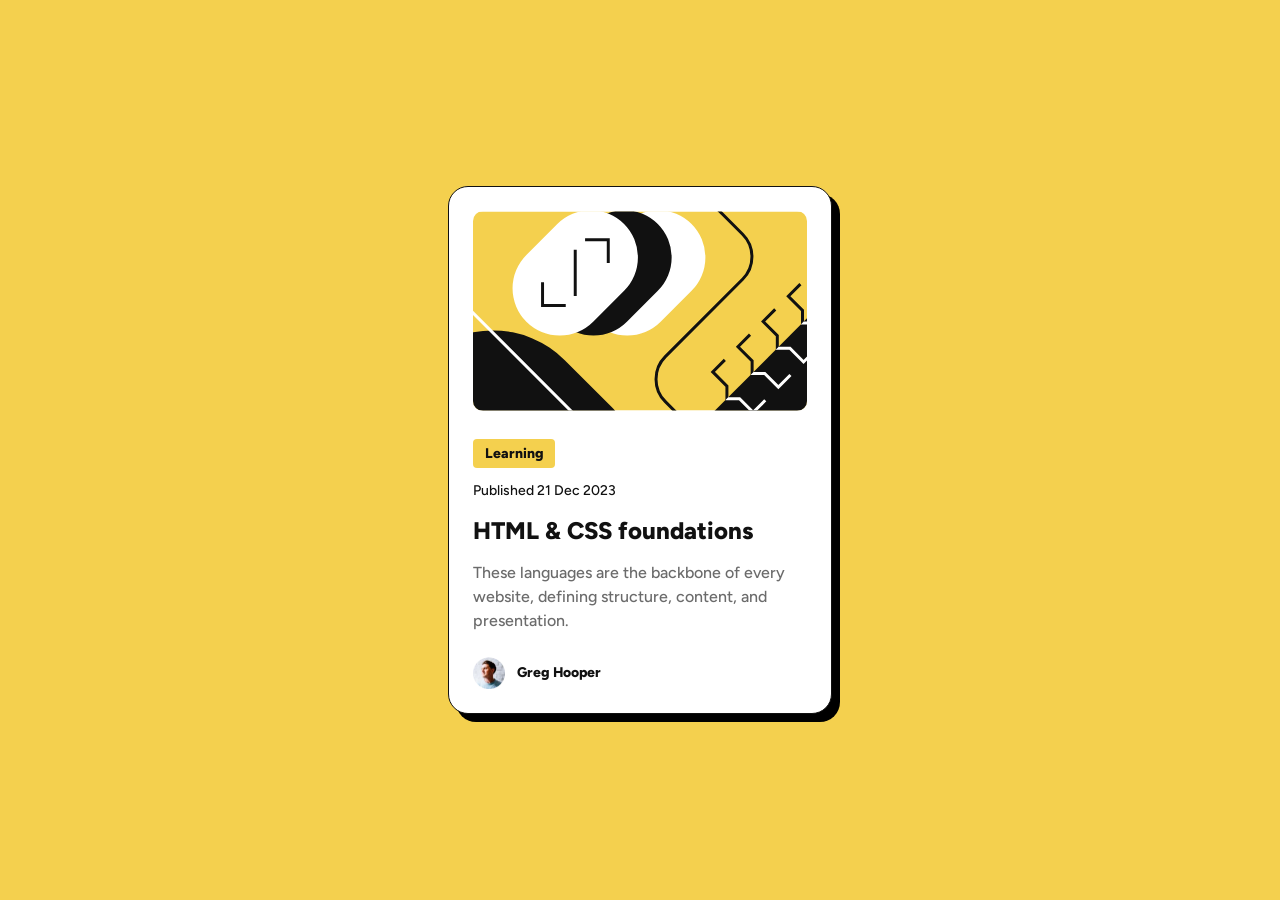
<file: frontend-mentor-blog-preview-card/index.html>
<!DOCTYPE html>
<html lang="en">
<head>
    <meta charset="UTF-8">
    <meta name="viewport" content="width=device-width, initial-scale=1.0">
    <title>Document</title>
    <link rel="stylesheet" href="style.css">
</head>
<body>
    <div class="container">
        <div class="imagem">   
            <img src="./illustration-article.svg" alt="Illustration of an article" width="100%" height="100%">
        </div>
        <div class="texto">   
            <div class="tag">
                <h3>Learning</h3>
            </div>
            <p class="data">Published 21 Dec 2023</p>
            <h1>HTML & CSS foundations</h1>
            <p class="text">These languages are the backbone of every website, defining structure, content, and presentation.</p>
        </div>
        <div class="autor">
            <img src="./image-avatar.webp" alt="" width="32px" height="32px">
            <h3>Greg Hooper</h3>
        </div>
    </div>
</body>
</html>
</file>
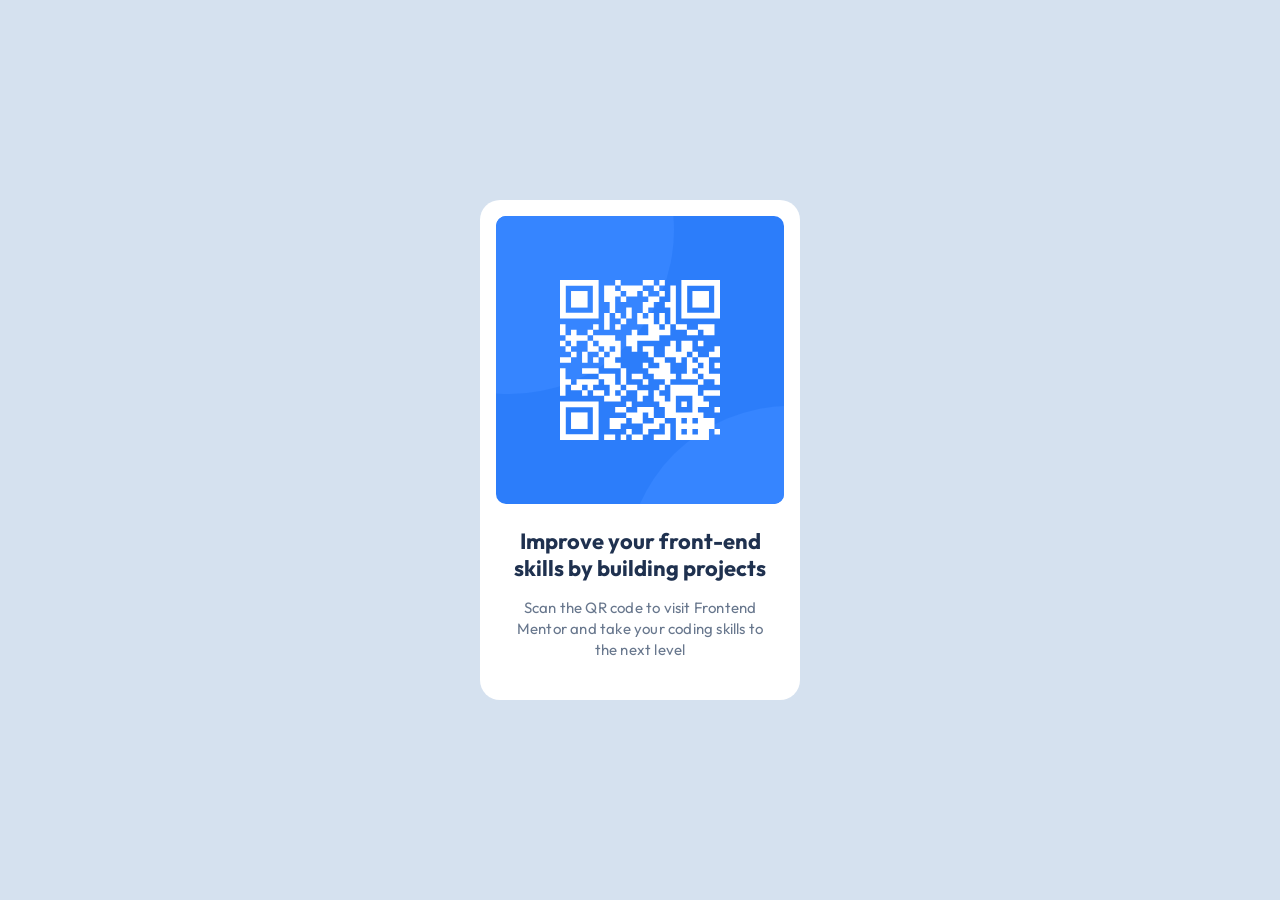
<file: frontend-mentor-qr-code-component/index.html>
<!DOCTYPE html>
<html lang="en">
<head>
    <meta charset="UTF-8">
    <meta name="viewport" content="width=device-width, initial-scale=1.0">
    <title>Document</title>
    <link rel="stylesheet" href="style.css">
</head>
<body>
    <div class="container">
        <div class="container-azul">
            <svg xmlns="http://www.w3.org/2000/svg" width="160" height="160" viewBox="0 0 160 160" fill="none">
                <path fill-rule="evenodd" clip-rule="evenodd" d="M60.6897 0H55.1724V5.51724H60.6897V0ZM88.2758 0H82.7586V5.51724H88.2758V0ZM88.2759 0H93.7931V5.51724H88.2759V0ZM104.828 0H99.3104V5.51724H104.828V0ZM44.1379 5.51724H49.6552H49.6552H55.1724V11.0345V16.5517V22.069V27.5862V33.1035H49.6552V38.6207V44.1379V49.6552H44.1379V44.1379V38.6207V33.1035H49.6552V27.5862V22.069H44.1379V16.5517V11.0345V5.51724ZM60.6896 5.51724H66.2069V11.0345L60.6897 11.0345V16.5517H66.2069V22.069H60.6896V16.5517H55.1724V11.0345L60.6896 11.0345V5.51724ZM71.7242 5.51724H66.2069V11.0345V16.5517H71.7242H77.2414V11.0345V5.51724H71.7242ZM82.7586 5.51724H77.2414V11.0345H82.7586L82.7586 16.5517H88.2758V11.0345L82.7586 11.0345V5.51724ZM99.3103 5.51724H93.7931V11.0345H99.3103V5.51724ZM110.345 5.51724H115.862V11.0345V16.5517V22.069V27.5862V33.1035V38.6207V44.1379H110.345V38.6207V33.1035V27.5862V22.069V16.5517V11.0345V5.51724ZM115.862 44.1379H121.379V49.6552H115.862L115.862 44.1379ZM104.828 11.0345H99.3104V16.5517H104.828V11.0345ZM88.2759 16.5517H93.7931H99.3103V22.069H93.7931V27.5862H88.2759V22.069V16.5517ZM82.7586 22.069H88.2758V27.5862V33.1035H82.7586V27.5862V22.069ZM82.7586 33.1035L82.7586 38.6207H88.2758V44.1379H82.7586H77.2414V38.6207V33.1035H82.7586ZM104.828 22.069H110.345V27.5862H104.828V22.069ZM71.7242 27.5862H66.2069V33.1035V38.6207H71.7242V33.1035V27.5862ZM60.6897 33.1035H55.1724V38.6207H60.6896V44.1379H55.1724V49.6552H60.6897V44.1379H66.2069V38.6207H60.6897V33.1035ZM88.2759 33.1035H93.7931V38.6207V44.1379H99.3103V49.6552V55.1724V60.6897H93.7931H88.2759V55.1724V49.6552V44.1379V38.6207V33.1035ZM104.828 33.1035H99.3104V38.6207V44.1379H104.828L104.828 49.6552H99.3104V55.1724H104.828H110.345V49.6552V44.1379H104.828V38.6207V33.1035ZM0 44.1379H5.51724V49.6552V55.1724H0V49.6552V44.1379ZM5.51721 60.6897L5.51724 55.1724L11.0345 55.1724V60.6897H5.51721ZM5.51724 66.2069H0V60.6897H5.51721L5.51724 66.2069ZM5.51724 66.2069H11.0345V71.7241H5.51721L5.51724 66.2069ZM38.6207 44.1379H33.1035V49.6552H38.6207V44.1379ZM121.379 44.1379H126.897V49.6552H121.379V44.1379ZM126.897 49.6552H132.414V55.1724H126.897L126.897 49.6552ZM143.448 44.1379H137.931V49.6552H132.414V55.1724H137.931L137.931 49.6552H143.448L143.448 55.1724H148.965V49.6552V44.1379H143.448ZM154.483 44.1379H148.966V49.6552V55.1724H154.483V49.6552V44.1379ZM16.5517 49.6552H11.0345V55.1724V60.6897V66.2069H16.5517V60.6897H22.0689V55.1724L16.5517 55.1724V49.6552ZM27.5862 49.6552H33.1034V55.1724H27.5862V49.6552ZM27.5862 60.6897H22.069V55.1724L27.5862 55.1724L27.5862 60.6897ZM27.5862 71.7241V66.2069L27.5862 60.6897H33.1034V66.2069V71.7241H27.5862ZM27.5862 71.7241L27.5862 77.2414V82.7586H22.069V77.2414V71.7241H27.5862ZM77.2414 49.6552H71.7241V55.1724L66.2069 55.1724V60.6897V66.2069H71.7242L71.7241 71.7241H77.2414V66.2069V60.6897V55.1724V49.6552ZM33.1035 55.1724H38.6207H38.6207H44.1379V60.6897V66.2069H38.6207V60.6897H33.1035V55.1724ZM38.6207 71.7241H33.1035V66.2069H38.6207L38.6207 71.7241ZM38.6207 77.2414L38.6207 71.7241H44.1379V77.2414H38.6207ZM38.6207 77.2414L38.6207 82.7586H33.1035V77.2414H38.6207ZM44.1379 55.1724H49.6552H49.6552H55.1724V60.6897V66.2069H49.6552V71.7241H44.1379V66.2069V60.6897V55.1724ZM49.6552 71.7241H55.1724V77.2414V82.7586V88.2759H49.6552H44.1379V82.7586V77.2414H49.6552L49.6552 71.7241ZM77.2414 55.1724H82.7586H88.2758V60.6897H82.7586H77.2414V55.1724ZM55.1724 60.6897H60.6897V66.2069V71.7241V77.2414H55.1724V71.7241V66.2069V60.6897ZM115.862 60.6897H110.345V66.2069V71.7241V77.2414H115.862L115.862 82.7586H121.379V77.2414V71.7241H115.862V66.2069V60.6897ZM121.379 60.6897H126.897H132.414V66.2069V71.7241H126.897V77.2414H121.379V71.7241V66.2069V60.6897ZM126.897 77.2414H132.414V82.7586V88.2759V93.7931V99.3103H126.897H121.379V93.7931H126.897V88.2759V82.7586L126.897 77.2414ZM137.931 60.6897H143.448V66.2069H137.931V60.6897ZM88.2758 66.2069H82.7586V71.7241H88.2758V66.2069ZM88.2759 66.2069H93.7931V71.7241V77.2414H88.2759V71.7241V66.2069ZM93.7931 77.2414H99.3103V82.7586H93.7931L93.7931 77.2414ZM110.345 66.2069H104.828V71.7241V77.2414H99.3104V82.7586V88.2759V93.7931V99.3103H104.828L104.828 104.828L99.3104 104.828V110.345H104.828L104.828 104.828H110.345V99.3103V93.7931V88.2759V82.7586H104.828L104.828 77.2414H110.345V71.7241V66.2069ZM160 66.2069H154.483V71.7241V77.2414H160V71.7241V66.2069ZM11.0345 71.7241H16.5517V77.2414H11.0345V71.7241ZM132.414 71.7241H137.931V77.2414H132.414V71.7241ZM143.448 99.3103H148.965V93.7931V88.2759V82.7586V77.2414H143.448H137.931L137.931 82.7586H132.414V88.2759H137.931L137.931 93.7931H132.414V99.3103H137.931L137.931 104.828L132.414 104.828V110.345V115.862V121.379V126.897V132.414V137.931H137.931L137.931 143.448H132.414V148.966H137.931L137.931 154.483H132.414V160H137.931H143.448H148.965V154.483V148.966V143.448V137.931H143.448V132.414H137.931V126.897H143.448H148.965V121.379H143.448L143.448 115.862H148.965V110.345H143.448V115.862H137.931V110.345L137.931 104.828H143.448L143.448 99.3103ZM143.448 99.3103L143.448 93.7931H137.931L137.931 99.3103H143.448ZM137.931 88.2759L137.931 82.7586H143.448L143.448 88.2759H137.931ZM154.483 71.7241H148.966V77.2414H154.483V71.7241ZM5.51724 77.2414H0V82.7586H5.51724H11.0345V77.2414H5.51724ZM60.6897 82.7586H55.1724V88.2759H60.6897L60.6896 93.7931V99.3103V104.828L55.1724 104.828V110.345H60.6897L60.6896 115.862H55.1724V121.379H60.6897L60.6896 115.862H66.2069V110.345H60.6897L60.6896 104.828H66.2069V99.3103V93.7931V88.2759H60.6897V82.7586ZM82.7586 82.7586H88.2758V88.2759H82.7586V82.7586ZM154.483 82.7586H160V88.2759H154.483V82.7586ZM5.51724 88.2759H0V93.7931V99.3103V104.828V110.345V115.862H5.51724V110.345V104.828H11.0345V99.3103H5.51724V93.7931V88.2759ZM22.069 88.2759H27.5862H33.1034V93.7931H27.5862H22.069V88.2759ZM33.1035 88.2759H38.6207V93.7931H33.1035V88.2759ZM38.6207 99.3103L38.6207 93.7931H44.1379V99.3103H38.6207ZM38.6207 99.3103L38.6207 104.828H33.1035V99.3103H38.6207ZM88.2759 88.2759H93.7931H99.3103V93.7931V99.3103H93.7931L93.7931 93.7931H88.2759V88.2759ZM49.6552 93.7931H44.1379V99.3103V104.828H49.6552L49.6552 110.345V115.862H44.1379V121.379H49.6552H55.1724V115.862V110.345V104.828V99.3103V93.7931H49.6552ZM71.7241 93.7931H77.2414V99.3103H71.7241V93.7931ZM82.7586 93.7931H77.2414V99.3103H82.7586L82.7586 104.828H88.2758V99.3103H82.7586V93.7931ZM115.862 93.7931H110.345V99.3103H115.862V93.7931ZM148.966 93.7931H154.483V99.3103H148.966V93.7931ZM160 93.7931H154.483V99.3103V104.828H160V99.3103V93.7931ZM16.5517 99.3103H22.0689V104.828V110.345H16.5517H11.0345V104.828L16.5517 104.828V99.3103ZM27.5862 99.3103H22.069V104.828H27.5862L27.5862 110.345H22.069V115.862H27.5862L27.5862 110.345H33.1034V104.828V99.3103H27.5862ZM71.7242 104.828H66.2069V110.345H71.7242H77.2414V104.828H71.7242ZM110.345 104.828H115.862H121.379V110.345V115.862H115.862V121.379V126.897V132.414H121.379V137.931V143.448V148.966V154.483V160H115.862V154.483V148.966V143.448L115.862 137.931H110.345V132.414V126.897V121.379V115.862V110.345V104.828ZM121.379 104.828H126.897H132.414V110.345V115.862H126.897H121.379V110.345V104.828ZM38.6207 110.345H33.1035V115.862H38.6207H44.1379V110.345H38.6207ZM82.7586 110.345H77.2414V115.862V121.379H82.7586V115.862H88.2758V110.345H82.7586ZM99.3103 110.345H93.7931V115.862V121.379H99.3103V115.862V110.345ZM148.966 110.345H154.483V115.862H148.966V110.345ZM160 110.345H154.483V115.862H160V110.345ZM104.828 115.862H99.3104V121.379V126.897H104.828L104.828 132.414V137.931H99.3104V143.448H104.828L104.828 148.966V154.483H99.3104V160H104.828H110.345V154.483V148.966V143.448H104.828L104.828 137.931H110.345V132.414V126.897V121.379H104.828V115.862ZM71.7242 121.379H66.2069V126.897H71.7242V121.379ZM126.897 121.379H121.379V126.897H126.897V121.379ZM60.6897 126.897H55.1724V132.414H60.6897H66.2069V126.897H60.6897ZM82.7586 126.897H77.2414V132.414V137.931V143.448H82.7586L82.7586 148.966V154.483H77.2414V160H82.7586L82.7586 154.483H88.2758V148.966V143.448H82.7586V137.931V132.414H88.2758V126.897H82.7586ZM93.7931 126.897H88.2759V132.414V137.931H93.7931L93.7931 143.448H88.2759V148.966H93.7931H99.3103V143.448V137.931H93.7931V132.414V126.897ZM160 126.897H154.483V132.414H160V126.897ZM66.2069 132.414H71.7242H77.2414V137.931V143.448H71.7241L71.7242 137.931H66.2069V132.414ZM126.897 132.414H121.379V137.931H126.897L126.897 143.448H121.379V148.966H126.897L126.897 154.483H121.379V160H126.897H132.414V154.483V148.966V143.448V137.931V132.414H126.897ZM55.1724 137.931H49.6552V143.448V148.966H55.1724V143.448V137.931ZM55.1724 137.931H60.6897H66.2069V143.448H60.6897V148.966H55.1724V143.448V137.931ZM148.966 137.931H154.483V143.448V148.966H148.966V143.448V137.931ZM66.2069 148.966H71.7242V154.483H66.2069V148.966ZM71.7242 154.483H77.2414V160H71.7241L71.7242 154.483ZM160 148.966H154.483V154.483H160V148.966ZM44.1379 154.483H49.6552H55.1724V160H49.6552H44.1379V154.483ZM60.6896 154.483H66.2069V160H60.6896V154.483ZM99.3103 154.483H93.7931V160H99.3103V154.483Z" fill="white"/>
                <path fill-rule="evenodd" clip-rule="evenodd" d="M5.7931 0H32.8276H38.6207V5.7931V32.8276V38.6207H32.8276H5.7931H0V32.8276V5.7931V0H5.7931ZM5.7931 32.8276H32.8276V5.7931H5.7931V32.8276Z" fill="white"/>
                <path fill-rule="evenodd" clip-rule="evenodd" d="M127.172 0H154.207H160V5.7931V32.8276V38.6207H154.207H127.172H121.379V32.8276V5.7931V0H127.172ZM127.172 32.8276H154.207V5.7931H127.172V32.8276Z" fill="white"/>
                <path fill-rule="evenodd" clip-rule="evenodd" d="M5.7931 121.379H32.8276H38.6207V127.172V154.207V160H32.8276H5.7931H0V154.207V127.172V121.379H5.7931ZM5.7931 154.207H32.8276V127.172H5.7931V154.207Z" fill="white"/>
                <rect x="11.0345" y="11.0345" width="16.5517" height="16.5517" fill="white"/>
                <rect x="132.414" y="11.0345" width="16.5517" height="16.5517" fill="white"/>
                <rect x="11.0345" y="132.414" width="16.5517" height="16.5517" fill="white"/>
            </svg>
        </div>
        <div class="container-branco">
            <h1 class="titulo">Improve your front-end skills by building projects</h1>
            <p class="paragrafo">Scan the QR code to visit Frontend Mentor and take your coding skills to the next level</p>
        </div>
    </div>
</body>
</html>
</file>
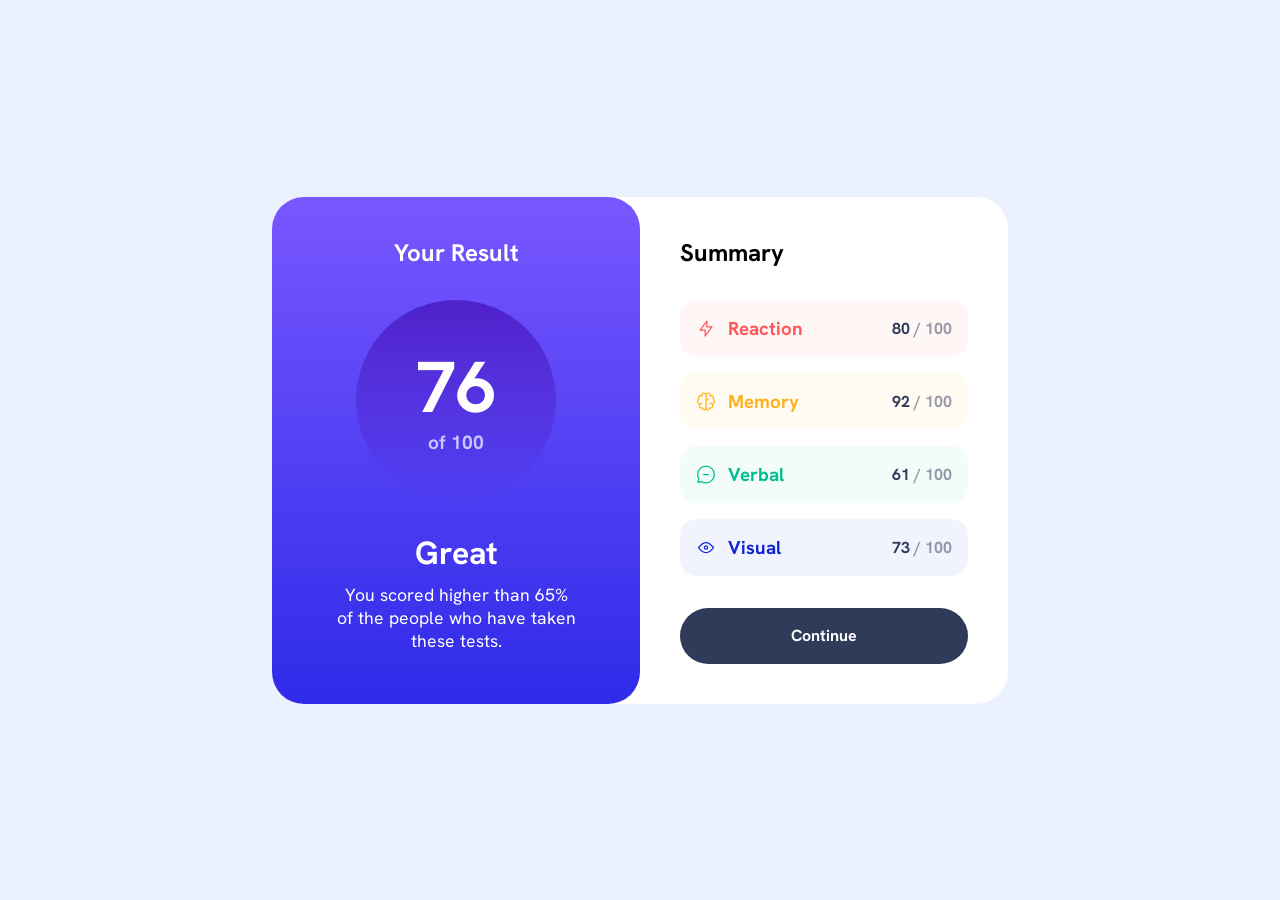
<file: frontend-mentor-results-summary-component/index.html>
<!doctype html>
<html lang="en">
  <head>
    <meta charset="UTF-8" />
    <meta name="viewport" content="width=device-width, initial-scale=1.0" />
    <!-- displays site properly based on user's device -->

    <link
      rel="icon"
      type="image/png"
      sizes="32x32"
      href="./src/favicon-32x32.png"
    />

    <title>Frontend Mentor | Results summary component</title>

    <link rel="stylesheet" href="style.css" />
  </head>
  <body>
    <div class="container">
      <div class="result">
        <h2>Your Result</h2>

        <div class="score">
          <h1>76</h1>
          <h5>of 100</h5>
        </div>

        <div class="score-text">
          <h1>Great</h1>
          <p>
            You scored higher than 65% of the people who have taken these tests.
          </p>
        </div>
      </div>

      <div class="summary">
        <h2>Summary</h2>

        <div class="summary-item">
          <div class="summary-item-icon">
            <div class="summary-item-icon-reaction">
              <img src="./src/icon-reaction.svg" alt="Reaction icon" />
              <h3>Reaction</h3>
              </div>
            <h4>80 <span class="summary-item-score">/ 100</span></h4>
          </div>

          <div class="summary-item-icon">
            <div class="summary-item-icon-memory">
              <img src="./src/icon-memory.svg" alt="Memory icon" />
              <h3>Memory</h3>
            </div> 
            <h4>92 <span class="summary-item-score">/ 100</span></h4>
          </div>

          <div class="summary-item-icon">
            <div class="summary-item-icon-verbal">
              <img src="./src/icon-verbal.svg" alt="Verbal icon" />
              <h3>Verbal</h3>
            </div>
            <h4>61 <span class="summary-item-score">/ 100</span></h4>
          </div>

          <div class="summary-item-icon">
            <div class="summary-item-icon-visual">
              <img src="./src/icon-visual.svg" alt="Visual icon" />
              <h3>Visual</h3>
            </div>
            <h4>73 <span class="summary-item-score">/ 100</span></h4>
          </div>
        </div>

        <button>Continue</button>
      </div>
    </div>
  </body>
</html>
</file>
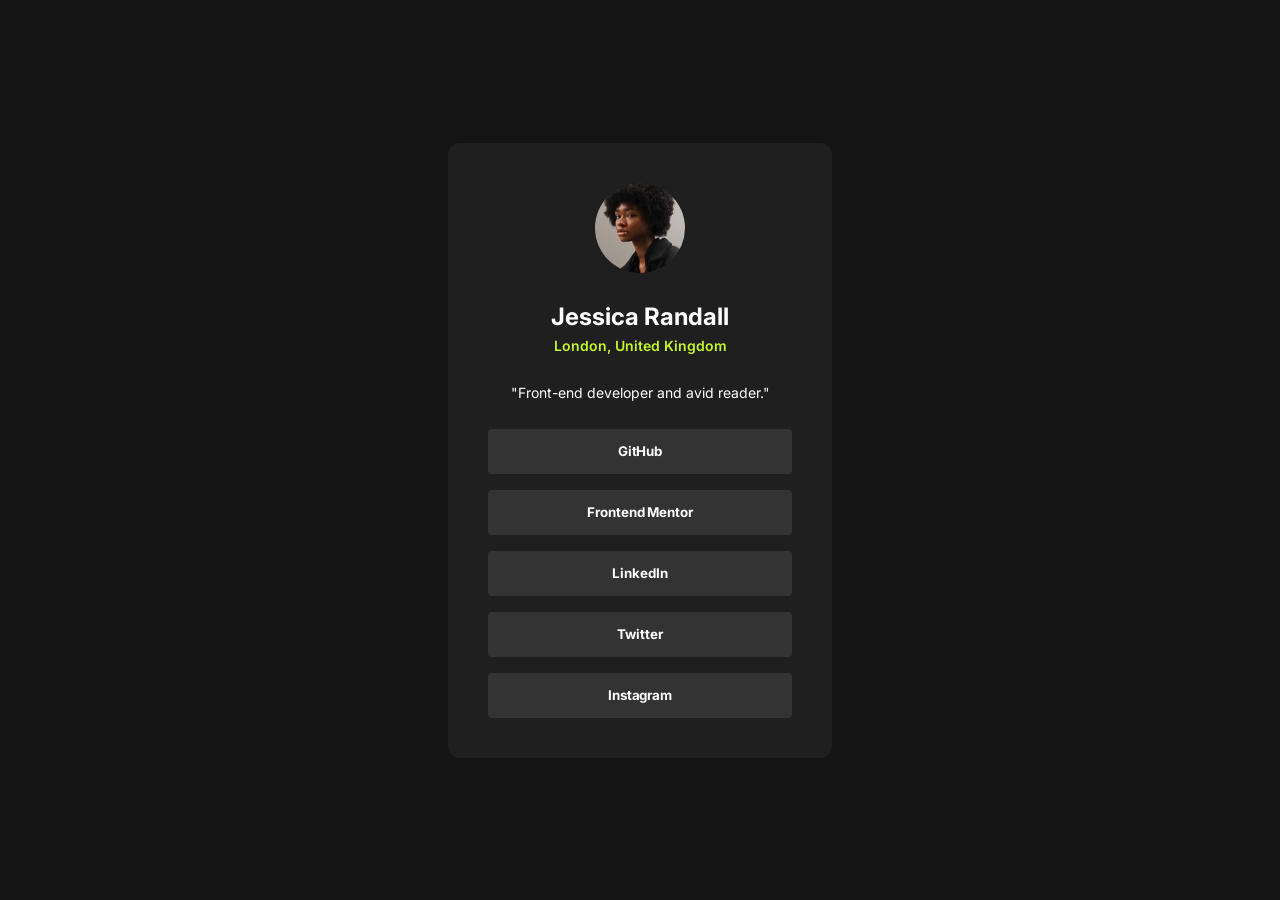
<file: frontend-mentor-social-links-profile/index.html>
<!doctype html>
<html lang="en">
  <head>
    <meta charset="UTF-8" />
    <meta name="viewport" content="width=device-width, initial-scale=1.0" />
    <!-- displays site properly based on user's device -->

    <link
      rel="icon"
      type="image/png"
      sizes="32x32"
      href="./assets/images/favicon-32x32.png"
    />

    <title>Frontend Mentor | Social links profile</title>
    <link rel="stylesheet" href="style.css" />
  </head>
  <body>
    
    <div class="main-container">

      <img
      class="profile-img"
      src="./avatar-jessica.jpeg"
      alt="Jessica Randall"
      />

      <div class="profile">
        <h1>Jessica Randall</h1>
        <h3>London, United Kingdom</h3>
      </div>

      <p>"Front-end developer and avid reader."</p>
      
      <div class="social">
        <button >GitHub</button>
        <button >Frontend Mentor</button>
        <button >LinkedIn</button>
        <button >Twitter</button>
        <button >Instagram</button>
      </div>

    </div>

  </body>
</html>
</file>
<file: frontend-mentor-blog-preview-card/style.css>
@import url('https://fonts.googleapis.com/css2?family=Figtree:wght@400;500;600;700;800&display=swap');

:root{
    --color-yellow: #F4D04E;
    --color-gray-950:#111;
    --color-gray-500: #6B6B6B;
    --color-white: #fff;

    --spacing-200: 24px;
    --spacing-150: 12px;
    --spacing-100: 8px;
    --spacing-50:4px;
    
    --font-size-text-preset-2: 16px;
    --font-size-text-preset-3: 14px;
}



*{
    margin: 0;
    padding: 0;
    box-sizing: border-box;
}


h1{
    font-size: var(--spacing-200);
    color: var(--color-gray-950);
    font-weight: 800;
    line-height: 150%;
}



h3{
    font-size: var(--font-size-text-preset-3);
    color: var(--color-gray-950);
    font-weight: 800;
    line-height: 150%;
}

.data{
    font-size: var(--font-size-text-preset-3);
    color: var(--color-gray-950);
    font-weight: 500;
    line-height: 150%;
}

.text{
    font-size: var(--font-size-text-preset-2);
    color: var(--color-gray-500);
    font-weight: 500;
    line-height: 150%;
}

.imagem img{
    width: 100%;
    border-radius: 10px;
}

body{
    display: flex;
    justify-content: center;
    align-items: center;
    min-height: 100vh;
    background-color: var(--color-yellow);
}

.container{
    display:flex;
    flex-direction: column;
    width: 384px;
    background-color: var(--color-white);
    border-radius: 20px;
    font-family: Figtree, sans-serif;
    box-shadow: 8px 8px 0 0 #000;
    padding: var(--spacing-200);
    border: 1px solid var(--color-gray-950);
    gap: var(--spacing-200);
}

.container:hover{
    box-shadow: 14px 14px 0 0 #000;
}

.container:hover h1{
    color: var(--color-yellow);
    transition: color 0.3s ease-in-out;
}

.texto{
    display:flex;
    flex-direction: column;
    gap: var(--spacing-150);
}

.tag{
    max-width: 82px;
    padding: var(--spacing-50) var(--spacing-150);
    background-color: var(--color-yellow);
    gap: var(--spacing-100);
    border-radius: 4px;
}

.autor{
    display:flex;
    align-items: center;
    flex-direction: row; 
    gap: var(--spacing-150);
}
</file>
<file: frontend-mentor-qr-code-component/style.css>
@import url('https://fonts.googleapis.com/css2?family=Outfit:wght@400;700&display=swap');

:root {
  --color-slate-900: #1f314f;
  --color-slate-800: #68778d;
  --color-slate-300: #D5E1EF;
  --color-white: #fff;
  --color-blue-600: #2c7dfa;
  --color-blue-500: #3685ff;

  --font-size-text-preset-1: 22px;
  --font-size-text-preset-2: 15px;

  --spacing-200: 16px;
  --spacing-300: 24px;
  --spacing-500: 40px;
}

* {
  margin: 0;
  padding: 0;
  box-sizing: border-box;
}

body {
  display: flex;
  justify-content: center;
  align-items: center;
  height: 100vh;
  font-family: Outfit, sans-serif;
  background-color: var(--color-slate-300);
}

.container {
    display: flex;
    flex-direction: column;
    gap: var(--spacing-300);
    width: 320px;
    background-color: var(--color-white);
    padding: var(--spacing-200, 16px) var(--spacing-200, 16px) var(--spacing-500, 40px) var(--spacing-200, 16px);
    border-radius: 20px;
}   

.container-azul {
    position: relative;
    display: flex;
    justify-content: center;
    align-items: center;
    background-color: var(--color-blue-600);
    width:100%;
    height:288px;
    border-radius: 10px;
    overflow: hidden;
}

.container-azul svg {
    position: relative;
    z-index: 1;
}

.container-azul::before, .container-azul::after {
    content: "";
    position: absolute;
    width: 328px;
    height: 328px;
    background-color: var(--color-blue-500);
    border-radius: 50%;
    z-index: 0;
  
}


.container-azul::before {
    top: -150px;
    left: -150px;

}

.container-azul::after {
    bottom: -230px;
    right: -170px;
}

.container-branco{
    display: flex;
    padding-right: var(--spacing-200);
    padding-left: var(--spacing-200);
    flex-direction: column;
    align-items: center;
    gap: var(--spacing-200);
}


.titulo {
    color: var(--color-slate-900);
    font-size: var(--font-size-text-preset-1);
    line-height: 120%;
    font-weight: 700;
    text-align: center;
}

.paragrafo{
    color: var(--color-slate-800);
    text-align: center;
    font-size: var(--font-size-text-preset-2);
    font-weight: 400;
    line-height: 140%;
    letter-spacing: 0.2px;
}
</file>
<file: frontend-mentor-results-summary-component/style.css>
@import url('https://fonts.googleapis.com/css2?family=Hanken+Grotesk:wght@400;700;800&display=swap');

:root{

/* PRIMARY COLORS */
--light-red: hsl(0, 100%, 67%);
--orangey-yellow: hsl(39, 100%, 56%);
--green-teal: hsl(166, 100%, 37%);
--cobalt-blue: hsl(234, 85%, 45%);

/* second */
--light-red-1: hsla(0, 100%, 67%, 0.05);
--orangey-yellow-1: hsla(39, 100%, 56%, 0.05);
--green-teal-1: hsla(166, 100%, 37%, 0.05);
--cobalt-blue-1: hsla(234, 85%, 45%, 0.05);


/*GRADIENT COLORS */
--gradient-slate-blue-royal-blue: linear-gradient(hsl(252, 100%, 67%), hsl(241, 81%, 54%));
--gradient-violet-blue-persian-blue: linear-gradient(hsla(256, 72%, 46%, 1), hsla(241, 72%, 46%, 0));

/* NEUTRAL COLORS */
--white: hsl(0, 0%, 100%);
--light-lavender: hsl(241, 100%, 89%);
--light-gray-blue: hsl(224, 30%, 27%);
--pale-blue: hsl(221, 100%, 96%);


--padding-1: 1rem;
--padding-2: 2rem;
--padding-4: 4rem;
--gap-1: 20px;
--gap-2: 32px;
--border-radius: 2rem;
--border-radius-1: 1rem;

}

*{
    box-sizing: border-box;
    margin: 0;
    padding: 0;
    font-family: 'Hanken Grotesk', sans-serif;
}

body{
    display: flex;
    justify-content: center;
    align-items: center;
    min-height: 100vh;
    background: var(--pale-blue);
}

.container{
    display: flex;
    justify-content: center;
    align-items: stretch;
    max-width: 736px;
    background: var(--white);
    border-radius: var(--border-radius);
    max-height: 512px;
}

.result{
    display: flex;
    flex:1;
    flex-direction: column;
    align-items: center;
    gap: 1rem;
    background: var(--gradient-slate-blue-royal-blue);
    color: var(--white);
    border-radius: var(--border-radius);
    gap: 2rem;
    padding: 2.5rem 2.5rem;
}

.result h2{
    font-size: 1.5rem;
}

.score{
    display: flex;
    flex-direction: column;
    justify-content: center;
    align-items: center;
    width:200px;
    height: 200px;
    border-radius: 50%;
    background: var(--gradient-violet-blue-persian-blue);
    gap:0
}

.score h1{
    font-size: 4.5rem;
    color: var(--white);
    line-height: 1.2;
}

.score h5{
    color: var(--light-lavender);
    font-size: 1.2rem;
}

.score-text{
    display: flex;
    flex-direction: column;
    justify-content: center;
    text-align: center;
    gap: 0.6rem;
    padding: 0 1.5rem;
}

.score-text p{
    font-size: 1.1rem;
}
.score h5{
    color: var(--light-lavender);
}

.summary{
    display: flex;
    flex:1;
    flex-direction: column;
    justify-content: center;
    gap: 2rem;
    padding: 2.5rem 2.5rem;
}



.summary-item-icon-reaction,
.summary-item-icon-memory,
.summary-item-icon-verbal,
.summary-item-icon-visual{
    display: flex;
    gap: 0.75rem;
    font-weight: 400;

}

.summary-item{
    display: flex;
    flex-direction: column;
    justify-content: space-between;
    align-items: stretch;
    gap: 1rem;
}

.summary-item-icon{
    display: flex;
    justify-content: space-between;
    align-items: center;
    padding: var(--padding-1);
    border-radius: var(--border-radius-1);
}



.summary-item-icon:first-child{
    background-color: var(--light-red-1);
    color: var(--light-red);
}

.summary-item-icon:nth-child(2){
    background-color: var(--orangey-yellow-1);
    color: var(--orangey-yellow);
}

.summary-item-icon:nth-child(3){
    background-color: var(--green-teal-1);
    color: var(--green-teal);
}

.summary-item-icon:last-child{
    background-color: var(--cobalt-blue-1);
    color: var(--cobalt-blue);
}

button{
    border: none;
    border-radius: 200px;
    height: 56px;
    font-size: 1rem;
    font-weight: 700;
    color: var(--white);
    background: var(--light-gray-blue);
}

.summary-item-icon h4{
    color: var(--light-gray-blue);
}

.summary-item-score{
    color: var(--light-gray-blue);
    font-weight: 700;
    opacity: 0.5;
}

button:hover{
    cursor: pointer;
    background: var(--gradient-slate-blue-royal-blue);
}

/* MOBILE */

@media (max-width: 768px) {
    .container{
        flex-direction: column;
        min-height: 100vh;
        width: 100%;
        max-width: 100%;
        border-radius: 0;
    }
    
    .result{
        border-radius: 0 0 2rem 2rem;
        padding-top: 2rem;
        padding-bottom: 3rem;
    }

    .result h2{
        font-size: 1.25rem;
    }

    .score{
        width: 150px;
        height: 150px;
    }

    .score h1{
        font-size: 3.5rem;
    }

    .score h5{
        font-size: 1rem;
    }

    .score-text p{
        font-size: 1rem;
    }

    .score-text h1{
        font-size: 1.8rem;
    }
}
</file>
<file: frontend-mentor-social-links-profile/style.css>
@import url('https://fonts.googleapis.com/css2?family=Inter:wght@400;600;700&display=swap');

:root{

    /* CORES */

    --color-green: hsl(75, 94%, 57%);

    --color-grey-700: hsl(0, 0%, 20%);
    --color-grey-800: hsl(0, 0%, 12%);
    --color-grey-900:  hsl(0, 0%, 8%);

    --color-white: #fff;

    /* TAMANHO FONTES */

    --font-size-btn: 1rem;
    --font-size-p: 0.875rem;

    /* TIPOGRAFIA */

    --font-family: 'Inter', sans-serif;

    /* PADDING E MARGENS */

    --padding-1: 2.5rem;

    --gap-1: 1.625rem;
    --gap-2: 1rem;

}

*{
    margin: 0;
    padding: 0;
    box-sizing: border-box;
}

body{
    display: flex;
    justify-content: center;
    align-items: center;
    height: 100vh;
    font-family: var(--font-family);
    background-color: var(--color-grey-900);
}

.main-container{
    display: flex;
    flex-direction: column;
    align-items: center;
    background-color: var(--color-grey-800);
    padding: var(--padding-1);
    border-radius: 12px;
    min-width: 384px;
    gap: var(--gap-1);
}

.main-container img{
    width: 90px;
    height: 90px;
    border-radius: 50%;
}

.profile{
    text-align: center;
}

.profile h1{
    font-size: 1.5rem;
    font-weight: 700;
    color: var(--color-white);
    line-height: 150%;
}

.profile h3{
    font-size:var(--font-size-p);
    font-weight: 600;
    color: var(--color-green);
    line-height: 150%;
}

.main-container p{
    font-size: var(--font-size-p);
    color: var(--color-white);
    font-weight: 400;
    text-align: center;
    line-height: 150%;
}

.social{
    display: flex;
    flex-direction: column;;
    width: 100%;
    gap: var(--gap-2);
}


.social button{
    font-family: inherit;
    background-color: var(--color-grey-700);
    border: none;
    color: var(--color-white);
    font-weight: 700;
    height: 45px;
    border-radius: 4px;
    letter-spacing: -0.05px;
}

.social button:hover{
    background-color: var(--color-green);
    cursor: pointer;
    color: var(--color-grey-900);
}
</file>
